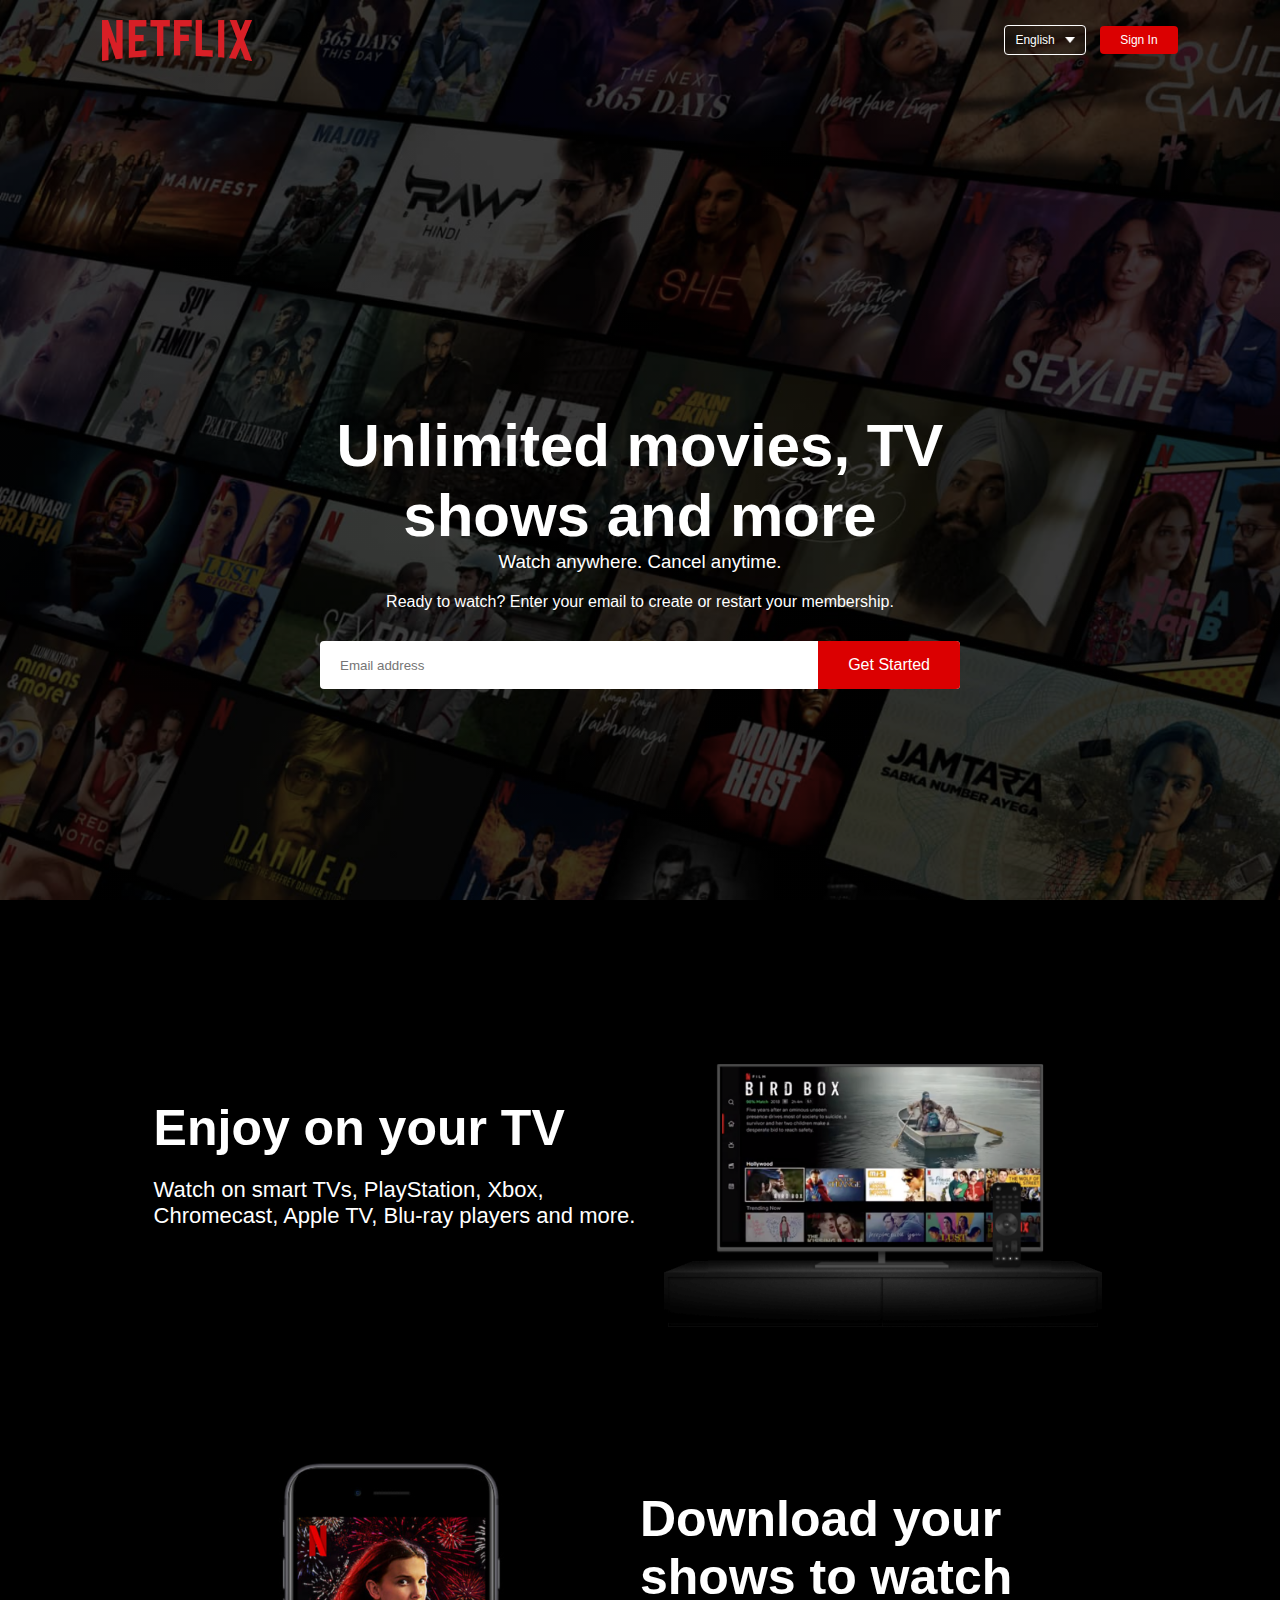
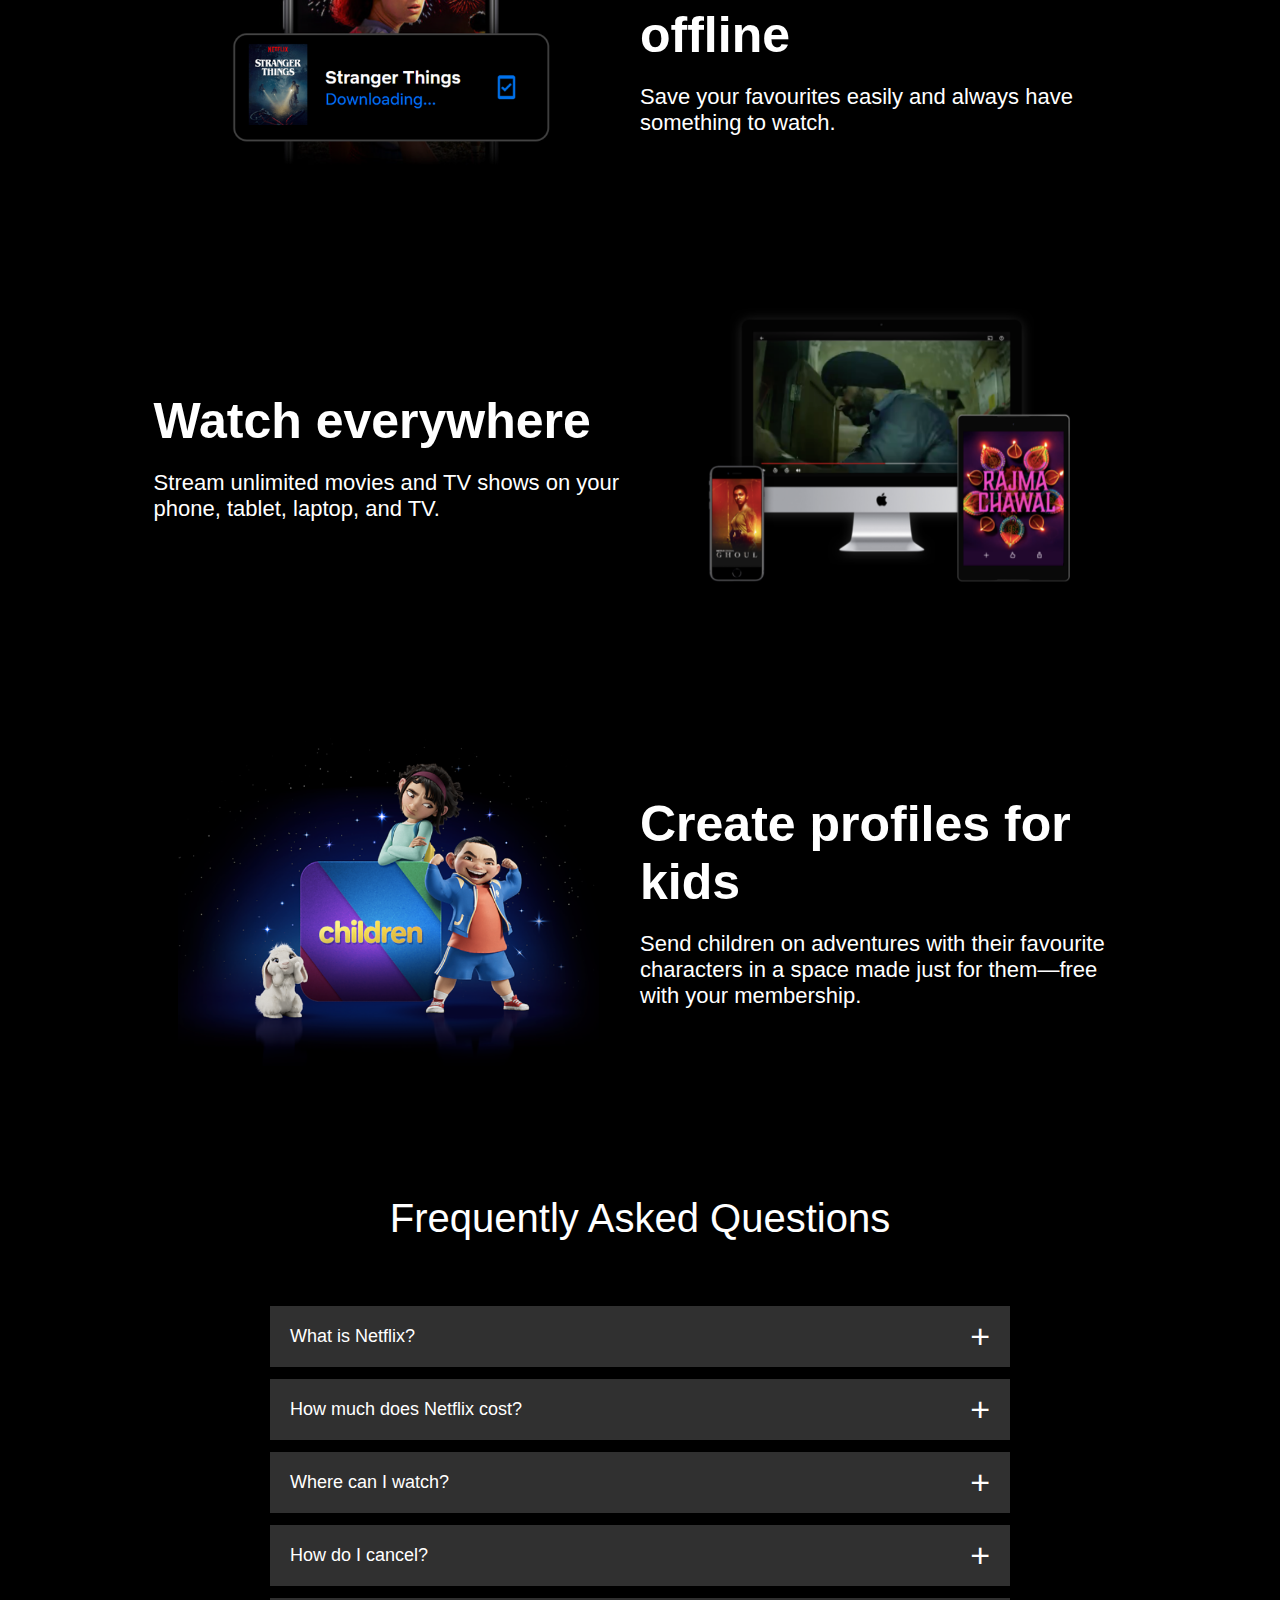
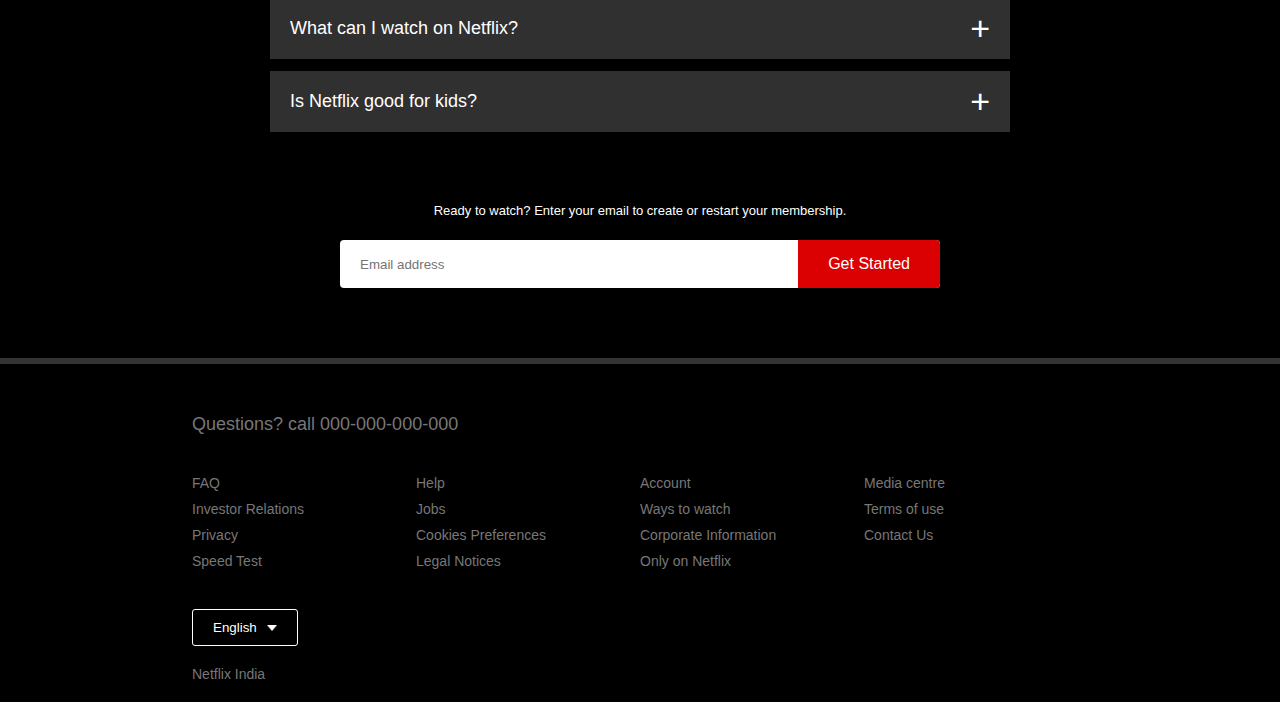
<file: netflix-colne/index.html>
<!DOCTYPE html>
<html lang="en">
<head>
    <meta charset="UTF-8">
    <meta name="viewport" content="width=device-width, initial-scale=1.0">
    <title>Netflix Clone</title>
    <link rel="stylesheet" href="style.css">
</head>
<body>
    <div class="header">
        <nav>
            <img src="images/logo.png.png" class="logo">
            <div>
                <button class="language-btn">English <img src="images/down-icon.png.png"></button>
                <button>Sign In</button>
            </div>
        </nav>
        <div class="header-content">
            <h1>Unlimited movies, TV shows and more</h1>
            <h3>Watch anywhere. Cancel anytime.</h3>
            <p>Ready to watch? Enter your email to create or restart your membership.</p>
            <form class="email-signup">
                <input type="email" placeholder="Email address" required>
                <button type="submit">Get Started</button>
            </form>
        </div>
    </div>

    <div class="features">
        <div class="row">
            <div class="text-col">
                <h2>Enjoy on your TV</h2>
                <p>Watch on smart TVs, PlayStation, Xbox, Chromecast, Apple TV, Blu-ray players and more.</p>
            </div>
            <div class="img-col">
                <img src="images/feature-1.png.png">
            </div>
        </div>
        <div class="row">
            <div class="img-col">
                <img src="images/feature-2.png.png">
            </div>
            <div class="text-col">
                <h2>Download your shows to watch offline</h2>
                <p>Save your favourites easily and always have something to watch.</p>
            </div>
         </div>
        <div class="row">
            <div class="text-col">
                <h2>Watch everywhere</h2>
                <p>Stream unlimited movies and TV shows on your phone, tablet, laptop, and TV.</p>
            </div>
            <div class="img-col">
                <img src="images/feature-3.png.png">
            </div>
        </div>
        <div class="row">
            <div class="img-col">
                <img src="images/feature-4.png.png">
            </div>
            <div class="text-col">
                <h2>Create profiles for kids</h2>
                <p>Send children on adventures with their favourite characters in a space made just for them—free with your membership.</p>
            </div>
        </div>
    </div>

    <div class="faq">
        <h2>Frequently Asked Questions</h2>
        <ul class="accordion">
            <li>
                <input type="radio" name="accordion" id="first">
                <label for="first">What is Netflix?</label>
                <div class="content">
                    <p>Lorem ipsum dolor, sit amet consectetur adipisicing elit. Ab, impedit aliquid. Hic sit tempore placeat debitis, cupiditate perferendis, nisi sint provident quidem totam molestiae maxime laborum eos soluta quasi saepe.</p>
                </div>
            </li>
            <li>
                <input type="radio" name="accordion" id="second">
                <label for="second">How much does Netflix cost?</label>
                <div class="content">
                    <p>Lorem ipsum dolor, sit amet consectetur adipisicing elit. Ab, impedit aliquid. Hic sit tempore placeat debitis, cupiditate perferendis, nisi sint provident quidem totam molestiae maxime laborum eos soluta quasi saepe.</p>
                </div>
            </li>
            <li>
                <input type="radio" name="accordion" id="third">
                <label for="third">Where can I watch?</label>
                <div class="content">
                    <p>Lorem ipsum dolor, sit amet consectetur adipisicing elit. Ab, impedit aliquid. Hic sit tempore placeat debitis, cupiditate perferendis, nisi sint provident quidem totam molestiae maxime laborum eos soluta quasi saepe.</p>
                </div>
            </li>
            <li>
                <input type="radio" name="accordion" id="fourth">
                <label for="fourth">How do I cancel?</label>
                <div class="content">
                    <p>Lorem ipsum dolor, sit amet consectetur adipisicing elit. Ab, impedit aliquid. Hic sit tempore placeat debitis, cupiditate perferendis, nisi sint provident quidem totam molestiae maxime laborum eos soluta quasi saepe.</p>
                </div>
            </li>
            <li>
                <input type="radio" name="accordion" id="fifth">
                <label for="fifth">What can I watch on Netflix?</label>
                <div class="content">
                    <p>Lorem ipsum dolor, sit amet consectetur adipisicing elit. Ab, impedit aliquid. Hic sit tempore placeat debitis, cupiditate perferendis, nisi sint provident quidem totam molestiae maxime laborum eos soluta quasi saepe.</p>
                </div>
            </li>
            <li>
                <input type="radio" name="accordion" id="sixth">
                <label for="sixth">Is Netflix good for kids?</label>
                <div class="content">
                    <p>Lorem ipsum dolor, sit amet consectetur adipisicing elit. Ab, impedit aliquid. Hic sit tempore placeat debitis, cupiditate perferendis, nisi sint provident quidem totam molestiae maxime laborum eos soluta quasi saepe.</p>
                </div>
            </li>
        </ul>
        <small>Ready to watch? Enter your email to create or restart your membership.
        </small>
        <form class="email-signup">
            <input type="email" placeholder="Email address" required>
            <button type="submit">Get Started</button>
        </form>
    </div>
    <div class="footer">
        <h2>Questions? call 000-000-000-000</h2>
        <div class="row">
            <div class="col">
                <a href="#">FAQ</a>
                <a href="#">Investor Relations</a>
                <a href="#">Privacy</a>
                <a href="#">Speed Test</a>
            </div>
            <div class="col">
                <a href="#">Help</a>
                <a href="#">Jobs</a>
                <a href="#">Cookies Preferences</a>
                <a href="#">Legal Notices</a>
            </div>
            <div class="col">
                <a href="#">Account</a>
                <a href="#">Ways to watch</a>
                <a href="#">Corporate Information</a>
                <a href="#">Only on Netflix</a>
            </div>
            <div class="col">
                <a href="#">Media centre</a>
                <a href="#">Terms of use</a>
                <a href="#">Contact Us</a>
            </div>
        </div>
        <button class="language-btn">English <img src="images/down-icon.png.png"></button>
        <p class="copyright-txt">Netflix India</p>
    </div>
    
</body>
</html>
</file>
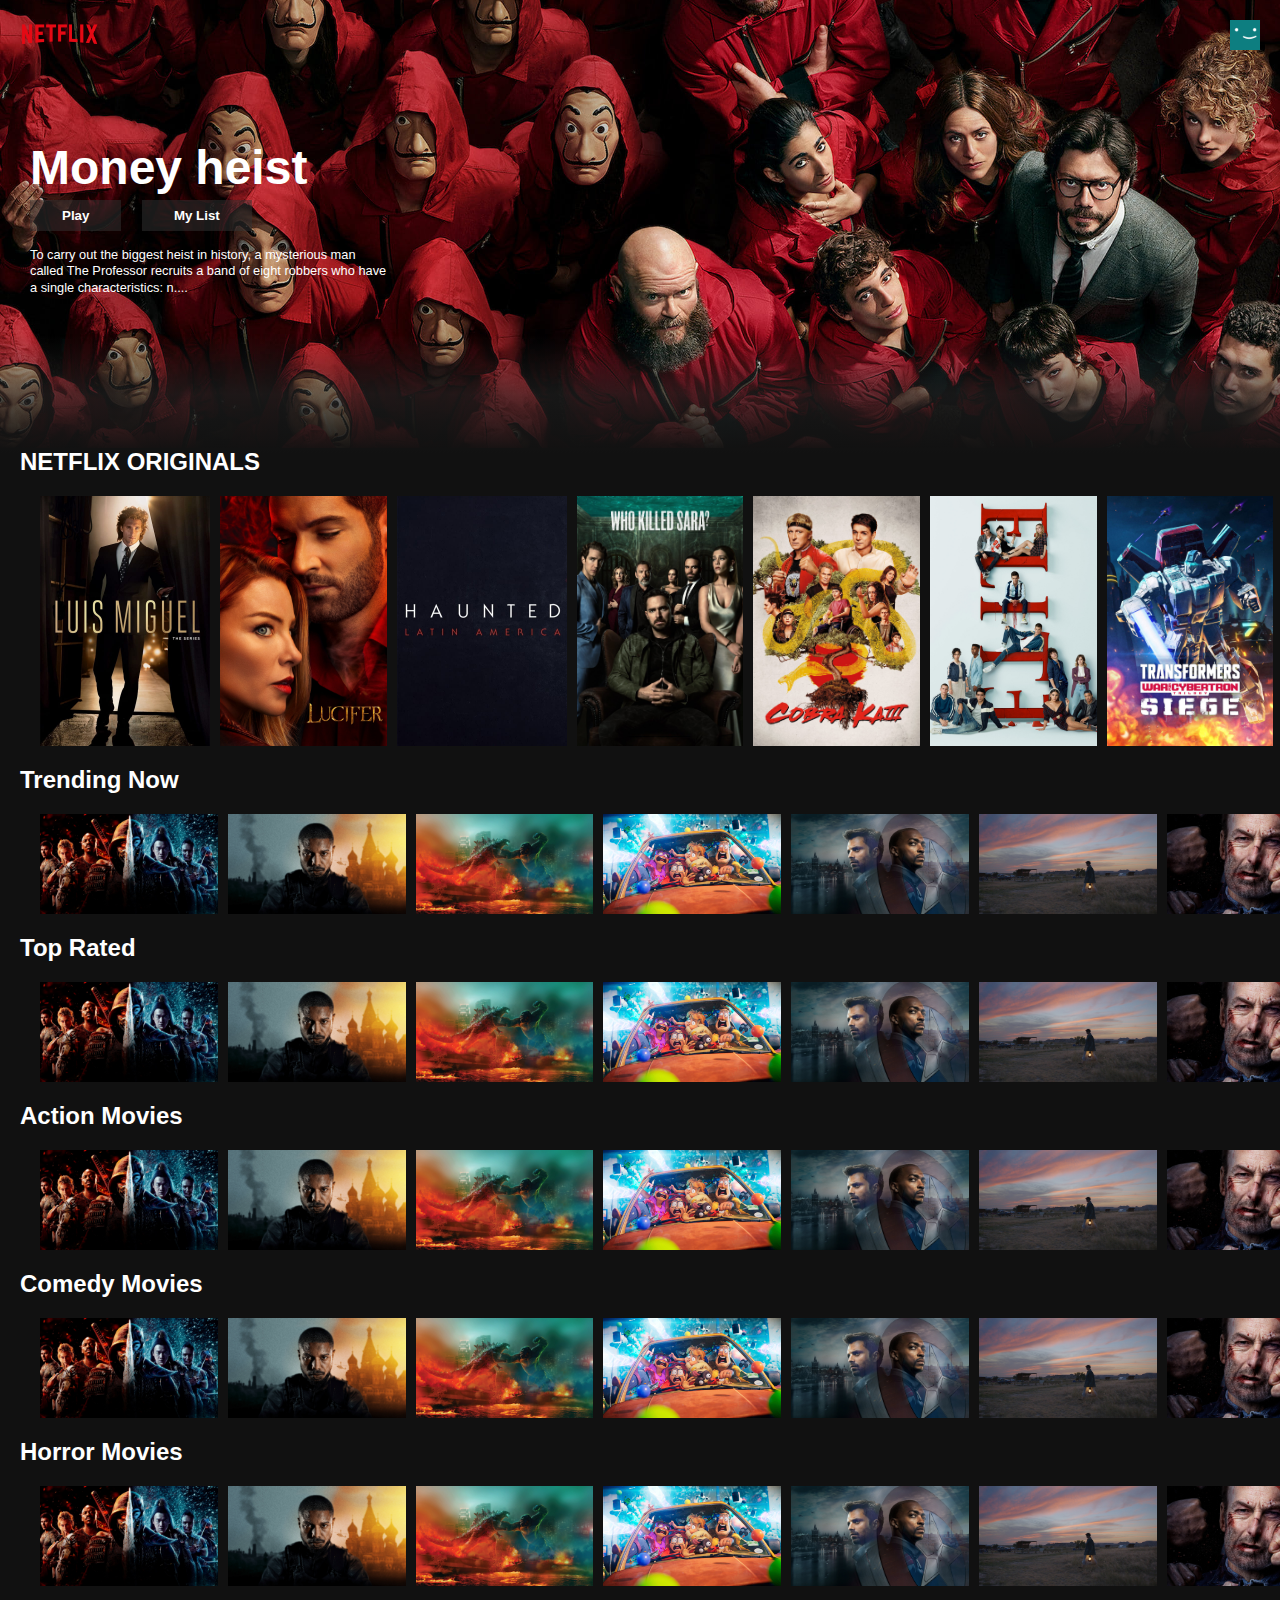
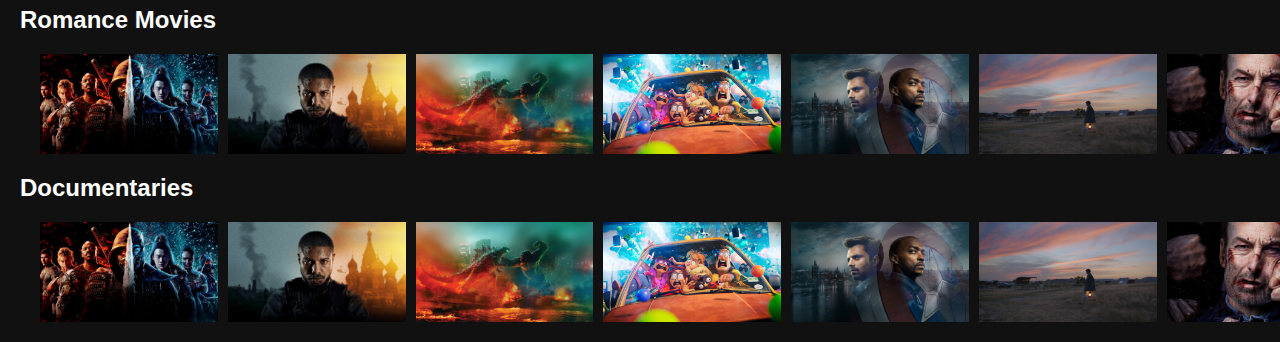
<file: netflix-colne/index1.html>
<!DOCTYPE html>
<html lang="en">
<head>
    <meta charset="UTF-8">
    <meta http-equiv="X-UA-Compatible" content="IE=edge" />
    <meta name="viewport" content="width=device-width, initial-scale=1.0">
    <title>Netflix-clone</title>
    <link rel="stylesheet" href="style1.css">
</head>
<body>

    <div class="nav" id="nav">
        <img src="imagesnetflix/netflix-logo.png" alt="" class="nav__logo">
        <img src="imagesnetflix/netflix-avatar.png" alt="" class="nav__avatar">
    </div>



    <!--header----->
    <div class="banner">
        <div class="banner__contents">
            <h1 class="banner__title">Money heist</h1>
            <div class="banner__buttons">
                <button class="banner__button">Play</button>
                <button class="banner__button">My List</button>
            </div>
            <div class="banner__description">
                To carry out the biggest heist in history, a mysterious man called The Professor recruits
                a band of eight robbers who have a single characteristics: n....
            </div>
        </div>
        <div class="banner--fadeBottom"></div>
    </div>
    <!-----Netflix Originals------------->
    <div class="row">
        <h2>NETFLIX ORIGINALS</h2>
        <div class="row__posters">
            <img src="imagesnetflix/large-movie1.jpg" alt="" class="row__poster row__posterLarge">
            <img src="imagesnetflix/large-movie2.jpg" alt="" class="row__poster row__posterLarge">
            <img src="imagesnetflix/large-movie3.jpg" alt="" class="row__poster row__posterLarge">
            <img src="imagesnetflix/large-movie4.jpg" alt="" class="row__poster row__posterLarge">
            <img src="imagesnetflix/large-movie5.jpg" alt="" class="row__poster row__posterLarge">
            <img src="imagesnetflix/large-movie6.jpg" alt="" class="row__poster row__posterLarge">
            <img src="imagesnetflix/large-movie7.jpg" alt="" class="row__poster row__posterLarge">
            <img src="imagesnetflix/large-movie8.jpg" alt="" class="row__poster row__posterLarge">
            <img src="imagesnetflix/large-movie1.jpg" alt="" class="row__poster row__posterLarge">
            <img src="imagesnetflix/large-movie2.jpg" alt="" class="row__poster row__posterLarge">
            <img src="imagesnetflix/large-movie3.jpg" alt="" class="row__poster row__posterLarge">
            <img src="imagesnetflix/large-movie4.jpg" alt="" class="row__poster row__posterLarge">
            <img src="imagesnetflix/large-movie5.jpg" alt="" class="row__poster row__posterLarge">
            <img src="imagesnetflix/large-movie6.jpg" alt="" class="row__poster row__posterLarge">
            <img src="imagesnetflix/large-movie7.jpg" alt="" class="row__poster row__posterLarge">
            <img src="imagesnetflix/large-movie8.jpg" alt="" class="row__poster row__posterLarge">
        </div>
    </div>
    <!-----Trending Now----------->
    <div class="row">
        <h2>Trending Now</h2>
        <div class="row__posters">
            <img src="imagesnetflix/small-movie1.jpg" alt="" class="row__poster ">
            <img src="imagesnetflix/small-movie2.jpg" alt="" class="row__poster ">
            <img src="imagesnetflix/small-movie3.jpg" alt="" class="row__poster ">
            <img src="imagesnetflix/small-movie4.jpg" alt="" class="row__poster ">
            <img src="imagesnetflix/small-movie5.jpg" alt="" class="row__poster ">
            <img src="imagesnetflix/small-movie6.jpg" alt="" class="row__poster ">
            <img src="imagesnetflix/small-movie7.jpg" alt="" class="row__poster ">
            <img src="imagesnetflix/small-movie8.jpg" alt="" class="row__poster ">
            <img src="imagesnetflix/small-movie1.jpg" alt="" class="row__poster ">
            <img src="imagesnetflix/small-movie2.jpg" alt="" class="row__poster ">
            <img src="imagesnetflix/small-movie3.jpg" alt="" class="row__poster ">
            <img src="imagesnetflix/small-movie4.jpg" alt="" class="row__poster ">
            <img src="imagesnetflix/small-movie5.jpg" alt="" class="row__poster ">
            <img src="imagesnetflix/small-movie6.jpg" alt="" class="row__poster ">
            <img src="imagesnetflix/small-movie7.jpg" alt="" class="row__poster ">
            <img src="imagesnetflix/small-movie8.jpg" alt="" class="row__poster ">
        </div>
    </div>

    <!-----------Top Rated------>
    <div class="row">
        <h2>Top Rated</h2>
        <div class="row__posters">
            <img src="imagesnetflix/small-movie1.jpg" alt="" class="row__poster ">
            <img src="imagesnetflix/small-movie2.jpg" alt="" class="row__poster ">
            <img src="imagesnetflix/small-movie3.jpg" alt="" class="row__poster ">
            <img src="imagesnetflix/small-movie4.jpg" alt="" class="row__poster ">
            <img src="imagesnetflix/small-movie5.jpg" alt="" class="row__poster ">
            <img src="imagesnetflix/small-movie6.jpg" alt="" class="row__poster ">
            <img src="imagesnetflix/small-movie7.jpg" alt="" class="row__poster ">
            <img src="imagesnetflix/small-movie8.jpg" alt="" class="row__poster "> <img src="imagesnetflix/small-movie1.jpg" alt="" class="row__poster ">
            <img src="imagesnetflix/small-movie2.jpg" alt="" class="row__poster ">
            <img src="imagesnetflix/small-movie3.jpg" alt="" class="row__poster ">
            <img src="imagesnetflix/small-movie4.jpg" alt="" class="row__poster ">
            <img src="imagesnetflix/small-movie5.jpg" alt="" class="row__poster ">
            <img src="imagesnetflix/small-movie6.jpg" alt="" class="row__poster ">
            <img src="imagesnetflix/small-movie7.jpg" alt="" class="row__poster ">
            <img src="imagesnetflix/small-movie8.jpg" alt="" class="row__poster ">
        </div>
    </div>

    <!----Action Movies---------->
    <div class="row">
        <h2>Action Movies</h2>
        <div class="row__posters">
            <img src="imagesnetflix/small-movie1.jpg" alt="" class="row__poster ">
            <img src="imagesnetflix/small-movie2.jpg" alt="" class="row__poster ">
            <img src="imagesnetflix/small-movie3.jpg" alt="" class="row__poster ">
            <img src="imagesnetflix/small-movie4.jpg" alt="" class="row__poster ">
            <img src="imagesnetflix/small-movie5.jpg" alt="" class="row__poster ">
            <img src="imagesnetflix/small-movie6.jpg" alt="" class="row__poster ">
            <img src="imagesnetflix/small-movie7.jpg" alt="" class="row__poster ">
            <img src="imagesnetflix/small-movie8.jpg" alt="" class="row__poster "> <img src="imagesnetflix/small-movie1.jpg" alt="" class="row__poster ">
            <img src="imagesnetflix/small-movie2.jpg" alt="" class="row__poster ">
            <img src="imagesnetflix/small-movie3.jpg" alt="" class="row__poster ">
            <img src="imagesnetflix/small-movie4.jpg" alt="" class="row__poster ">
            <img src="imagesnetflix/small-movie5.jpg" alt="" class="row__poster ">
            <img src="imagesnetflix/small-movie6.jpg" alt="" class="row__poster ">
            <img src="imagesnetflix/small-movie7.jpg" alt="" class="row__poster ">
            <img src="imagesnetflix/small-movie8.jpg" alt="" class="row__poster ">
        </div>
    </div>
    
    <!----Comedy Movies---------->
    <div class="row">
        <h2>Comedy Movies</h2>
        <div class="row__posters">
            <img src="imagesnetflix/small-movie1.jpg" alt="" class="row__poster ">
            <img src="imagesnetflix/small-movie2.jpg" alt="" class="row__poster ">
            <img src="imagesnetflix/small-movie3.jpg" alt="" class="row__poster ">
            <img src="imagesnetflix/small-movie4.jpg" alt="" class="row__poster ">
            <img src="imagesnetflix/small-movie5.jpg" alt="" class="row__poster ">
            <img src="imagesnetflix/small-movie6.jpg" alt="" class="row__poster ">
            <img src="imagesnetflix/small-movie7.jpg" alt="" class="row__poster ">
            <img src="imagesnetflix/small-movie8.jpg" alt="" class="row__poster "> <img src="imagesnetflix/small-movie1.jpg" alt="" class="row__poster ">
            <img src="imagesnetflix/small-movie2.jpg" alt="" class="row__poster ">
            <img src="imagesnetflix/small-movie3.jpg" alt="" class="row__poster ">
            <img src="imagesnetflix/small-movie4.jpg" alt="" class="row__poster ">
            <img src="imagesnetflix/small-movie5.jpg" alt="" class="row__poster ">
            <img src="imagesnetflix/small-movie6.jpg" alt="" class="row__poster ">
            <img src="imagesnetflix/small-movie7.jpg" alt="" class="row__poster ">
            <img src="imagesnetflix/small-movie8.jpg" alt="" class="row__poster ">
        </div>
    </div>

    <!---Horror Movies---------->
    <div class="row">
        <h2>Horror Movies</h2>
        <div class="row__posters">
            <img src="imagesnetflix/small-movie1.jpg" alt="" class="row__poster ">
            <img src="imagesnetflix/small-movie2.jpg" alt="" class="row__poster ">
            <img src="imagesnetflix/small-movie3.jpg" alt="" class="row__poster ">
            <img src="imagesnetflix/small-movie4.jpg" alt="" class="row__poster ">
            <img src="imagesnetflix/small-movie5.jpg" alt="" class="row__poster ">
            <img src="imagesnetflix/small-movie6.jpg" alt="" class="row__poster ">
            <img src="imagesnetflix/small-movie7.jpg" alt="" class="row__poster ">
            <img src="imagesnetflix/small-movie8.jpg" alt="" class="row__poster "> <img src="imagesnetflix/small-movie1.jpg" alt="" class="row__poster ">
            <img src="imagesnetflix/small-movie2.jpg" alt="" class="row__poster ">
            <img src="imagesnetflix/small-movie3.jpg" alt="" class="row__poster ">
            <img src="imagesnetflix/small-movie4.jpg" alt="" class="row__poster ">
            <img src="imagesnetflix/small-movie5.jpg" alt="" class="row__poster ">
            <img src="imagesnetflix/small-movie6.jpg" alt="" class="row__poster ">
            <img src="imagesnetflix/small-movie7.jpg" alt="" class="row__poster ">
            <img src="imagesnetflix/small-movie8.jpg" alt="" class="row__poster ">
        </div>
    </div>

    <!---Romance Movies--------->
    <div class="row">
        <h2>Romance Movies</h2>
        <div class="row__posters">
            <img src="imagesnetflix/small-movie1.jpg" alt="" class="row__poster ">
            <img src="imagesnetflix/small-movie2.jpg" alt="" class="row__poster ">
            <img src="imagesnetflix/small-movie3.jpg" alt="" class="row__poster ">
            <img src="imagesnetflix/small-movie4.jpg" alt="" class="row__poster ">
            <img src="imagesnetflix/small-movie5.jpg" alt="" class="row__poster ">
            <img src="imagesnetflix/small-movie6.jpg" alt="" class="row__poster ">
            <img src="imagesnetflix/small-movie7.jpg" alt="" class="row__poster ">
            <img src="imagesnetflix/small-movie8.jpg" alt="" class="row__poster "> <img src="imagesnetflix/small-movie1.jpg" alt="" class="row__poster ">
            <img src="imagesnetflix/small-movie2.jpg" alt="" class="row__poster ">
            <img src="imagesnetflix/small-movie3.jpg" alt="" class="row__poster ">
            <img src="imagesnetflix/small-movie4.jpg" alt="" class="row__poster ">
            <img src="imagesnetflix/small-movie5.jpg" alt="" class="row__poster ">
            <img src="imagesnetflix/small-movie6.jpg" alt="" class="row__poster ">
            <img src="imagesnetflix/small-movie7.jpg" alt="" class="row__poster ">
            <img src="imagesnetflix/small-movie8.jpg" alt="" class="row__poster ">
        </div>
    </div>

    <!----Documentaries-->
    <div class="row">
        <h2>Documentaries</h2>
        <div class="row__posters">
            <img src="imagesnetflix/small-movie1.jpg" alt="" class="row__poster ">
            <img src="imagesnetflix/small-movie2.jpg" alt="" class="row__poster ">
            <img src="imagesnetflix/small-movie3.jpg" alt="" class="row__poster ">
            <img src="imagesnetflix/small-movie4.jpg" alt="" class="row__poster ">
            <img src="imagesnetflix/small-movie5.jpg" alt="" class="row__poster ">
            <img src="imagesnetflix/small-movie6.jpg" alt="" class="row__poster ">
            <img src="imagesnetflix/small-movie7.jpg" alt="" class="row__poster ">
            <img src="imagesnetflix/small-movie8.jpg" alt="" class="row__poster "> <img src="imagesnetflix/small-movie1.jpg" alt="" class="row__poster ">
            <img src="imagesnetflix/small-movie2.jpg" alt="" class="row__poster ">
            <img src="imagesnetflix/small-movie3.jpg" alt="" class="row__poster ">
            <img src="imagesnetflix/small-movie4.jpg" alt="" class="row__poster ">
            <img src="imagesnetflix/small-movie5.jpg" alt="" class="row__poster ">
            <img src="imagesnetflix/small-movie6.jpg" alt="" class="row__poster ">
            <img src="imagesnetflix/small-movie7.jpg" alt="" class="row__poster ">
            <img src="imagesnetflix/small-movie8.jpg" alt="" class="row__poster ">
        </div>
    </div>
    
    <script>
        const nav = document.getElementById("nav");

        window.addEventListener('scroll',() =>{
            if(window.scrollY >=100) {
                nav.classList.add('nav__black')
            } else{
                nav.classList.remove('nav__black')
            }
        })
    </script>
</body>
</html>
</file>
<file: netflix-colne/style.css>
*{
    margin: 0;
    padding: 0;
    font-family: 'Poppins', sans-serif;
    box-sizing: border-box;
}
body{
    background: #000;
    color: #fff;
}
.header{
    width: 100%;
    height: 100vh;
    background-image: linear-gradient(rgba(0,0,0,0.7),rgba(0,0,0,0.7)),url(images/header-image.png.png);
    background-size: cover;
    background-position: center;
    padding: 10px 8%;
    position: relative;
}
nav{
    display: flex;
    align-items: center;
    justify-content: space-between;
    padding: 10px 0;
}
.logo{
    width: 150px;
    cursor: pointer;
}
nav button{
    border: 0;
    outline: 0;
    background:#db0001;
    color: #fff;
    padding: 7px 20px;
    font-size: 12px;
    border-radius: 4px;
    margin-left: 10px;
    cursor: pointer;
}
.language-btn{
    display: inline-flex;
    align-items: center;
    background: transparent;
    border: 1px solid #fff;
    padding: 7px 10px;
}
.language-btn img{
    width: 10px;
    margin-left: 10px;
}
.header-content{
    position: absolute;
    top: 50%;
    left: 50%;
    transform: translate(-50%,-50%);
    text-align: center;
    margin-top: 100px;
}
.header-content h1{
    font-size: 60px;
    line-height: 70px;
    font-weight: 600;
    max-width: 650px;
}
.header-content h3{
    font-weight: 400;
    margin-bottom: 20px;
}
.email-signup{
    background: #fff;
    border-radius: 4px;
    display: flex;
    align-items: center;
    margin-top: 30px;
    overflow: hidden;
}
.email-signup input{
    flex: 1;
    border: 0;
    outline: 0;
    margin-left: 20px;
}
.email-signup button{
    background: #db0001;
    border: 0;
    outline: 0;
    color: #fff;
    font-size: 16px;
    cursor: pointer;
    padding: 15px 30px;
}

/*-----------------features--------------*/

.features{
    padding: 50px 12%;
    font-size: 22px;
}
.row{
    display: flex;
    width: 100%;
    align-items: center;
    flex-wrap: wrap;
    padding: 50px 0;
}
.text-col{
    flex-basis: 50%;
    margin-bottom: 20px;
}
.img-col{
    flex-basis: 50%;
    margin-bottom: 20px;
}
.img-col img{
    display: block;
    width: 90%;
    margin: auto;
}
.features h2{
    font-size: 50px;
    font-weight: 600;
    margin-bottom: 20px;
}

/*------------------------faq-------------------------*/

.faq{
    padding: 10px 12%;
    text-align: center;
    font-size: 18px;
}
.faq h2{
    font-weight: 500;
    font-size: 40px;
}
.accordion{
    margin: 60px auto;
    width: 100%;
    max-width: 750px;
}
.accordion li{
    list-style: none;
    width: 100%;
    padding: 5px;
}
.accordion li label{
    display: flex;
    align-items: center;
    padding: 20px;
    font-size: 18px;
    font-weight: 500;
    background: #303030;
    margin-bottom: 2px;
    cursor: pointer;
    position: relative;
}
label::after{
    content: '+';
    font-size: 34px;
    position: absolute;
    right: 20px;
    transition: transform 0.5s;
}
input[type="radio"]{
    display: none;
}
.accordion .content{
    background: #303030;
    text-align: left;
    padding: 0 20px;
    max-height: 0;
    overflow: hidden;
    transition: max-height 0.5s, padding 0.5s;
}
.accordion input[type="radio"]:checked + label + .content{
    max-height: 600px;
    padding: 30px 20px;
}
.accordion input[type="radio"]:checked + label::after{
    transform: rotate(135deg);
}
.faq .email-signup{
    max-width: 600px;
    margin: 20px auto 60px;
}
.faq small{
    font-size: 13px;
}

/*------------------------------------footer---------------------*/
.footer{
    padding: 50px 15% 10px;
    border-top: 6px solid #333;
    color: #777;
}
.footer h2{
    font-size: 18px;
    font-weight: 400;
    margin-bottom: 30px;
}
.footer .col{
    flex-basis: 25%;
    flex-grow: 1;
    margin-bottom: 20px;
}
.footer .col a{
    display: block;
    text-decoration: none;
    color: #777;
    font-size: 14px;
    margin-bottom: 10px;
}
.footer .row{
    align-items: flex-start;
    padding: 10px 0;
}
.footer .language-btn{
    color: #fff;
    padding: 10px 20px;
    border-radius: 3px;
}
.copyright-txt{
    font-size: 14px;
    margin-top: 20px;
    margin-bottom: 10px;
}

/*-----------------------media-queries-for-small-screen--------------------*/

@media only screen and (max-width: 600px){
    .logo{
        width: 100px;
    }
    nav button{
        padding: 5px 10px;
    }
    nav .language-btn{
        padding: 4px 8px;
    }
    .header-content{
        position: unset;
        transform: none;
        padding-top: 150px;
    }
    .header-content h1{
        font-size: 30px;
    }
    .email-signup button{
        font-size: 12px;
        padding: 10px 15px;
    }
    .text-col, .img-col{
        flex-basis: 100%;
    }
    .features h2{
        font-size: 30px;
    }
    .features p{
        font-size: 15px;
    }
    .row:nth-child(2), .row:nth-child(4){
        flex-direction: column-reverse;
    }
    .features .row{
        padding: 10px 0;
    }
    .faq h2{
        font-size: 20px;
    }
    .accordion .content{
        font-size: 14px;
    }
    .accordion li label{
        padding: 10px ;
        font-size: 14px;
    }
    label::after{
        font-size: 22px;
    }
}
</file>
<file: netflix-colne/style1.css>
*{
    margin: 0;
    box-sizing: border-box;
}
body{
    font-family: Arial, Helvetica, sans-serif;
    background-color: #111;
}
.row__poster{
    width: 100%;
    object-fit: contain;
    max-height: 100px;
    margin-right: 10px;
    transition: transform 450ms;
}
.row__posters{
    display: flex;
    overflow-y: hidden;
    overflow-x: scroll;
    padding: 20px;
}

.row__poster:hover{
    transform: scale(1.08);
}
.row__posters::-webkit-scrollbar{
    display: none;
}
.row__posterLarge{
    max-height: 250px;
}
.row__posterLarge:hover{
    transform: scale(1.09);
}
.row{
    color: white;
    margin-left: 20px;
}
.banner{
    background-image: url(imagesnetflix/banner.jpg);
    background-size: cover;
    background-position: center center;
    color: white;
    object-fit: contain;
    height: 448px;
}
.banner__contents{
    margin-left: 30px;
    padding-top: 140px;
    height: 190px;
}
.banner__title{
    font-size: 3rem;
    font-weight: 800;
    padding-bottom: 0.3rem;
}.banner__description{
    width: 45rem;
    line-height: 1.3;
    padding-top: 1rem;
    font-size: 0.8rem;
    max-width: 360px;
    height: 180px;
}
.banner__button{
    cursor: pointer;
    color: #fff;
    outline: none;
    border: none;
    font-weight: 700;
    border-radius: 0.2w;
    padding-left: 2rem;
    padding-right: 2rem;
    margin-right: 1rem;
    padding-top: 0.5rem;
    padding-bottom: 0.5rem;
    background-color: rgba(51,51,51,0.5);
}
.banner__button:hover{
    color: #000;
    background-color: #e6e6e6;
    transition: all 0.2s;
}
.banner--fadeBottom{
    margin-top: 145px;
    height: 7.4rem;
    background-image: linear-gradient(180deg, transparent, rgba(37,37,37,0.61),#111);
}
.nav__logo{
    width: 80px;
    object-fit: contain;
}
.nav__avatar{
    width: 30px;
    object-fit: contain;
}
.nav{
    position: fixed;
    top: 0;
    width: 100%;
    display: flex;
    justify-content: space-between;
    padding: 20px;
    z-index: 1;
    transition-timing-function: ease-in;
    transition: all 0.5s;
}
.nav__black{
    background-color: #111;
}
</file>
